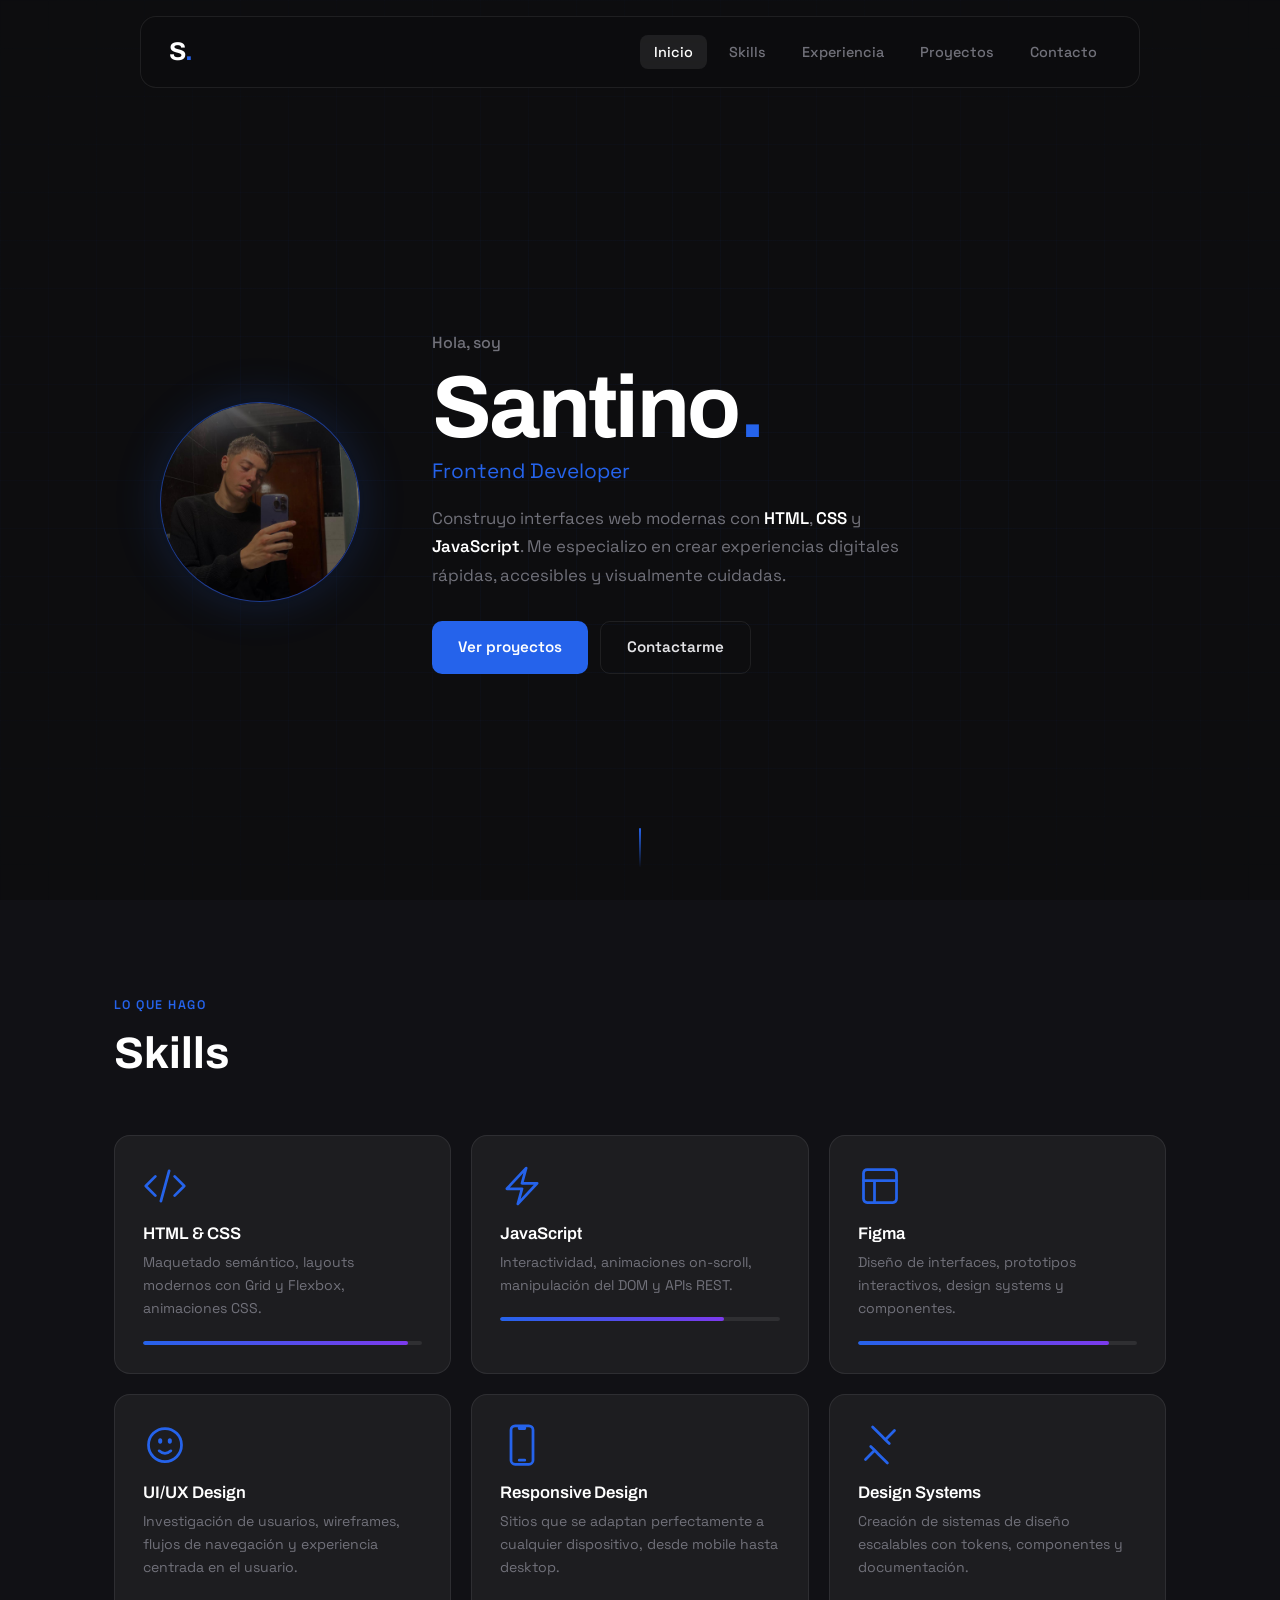
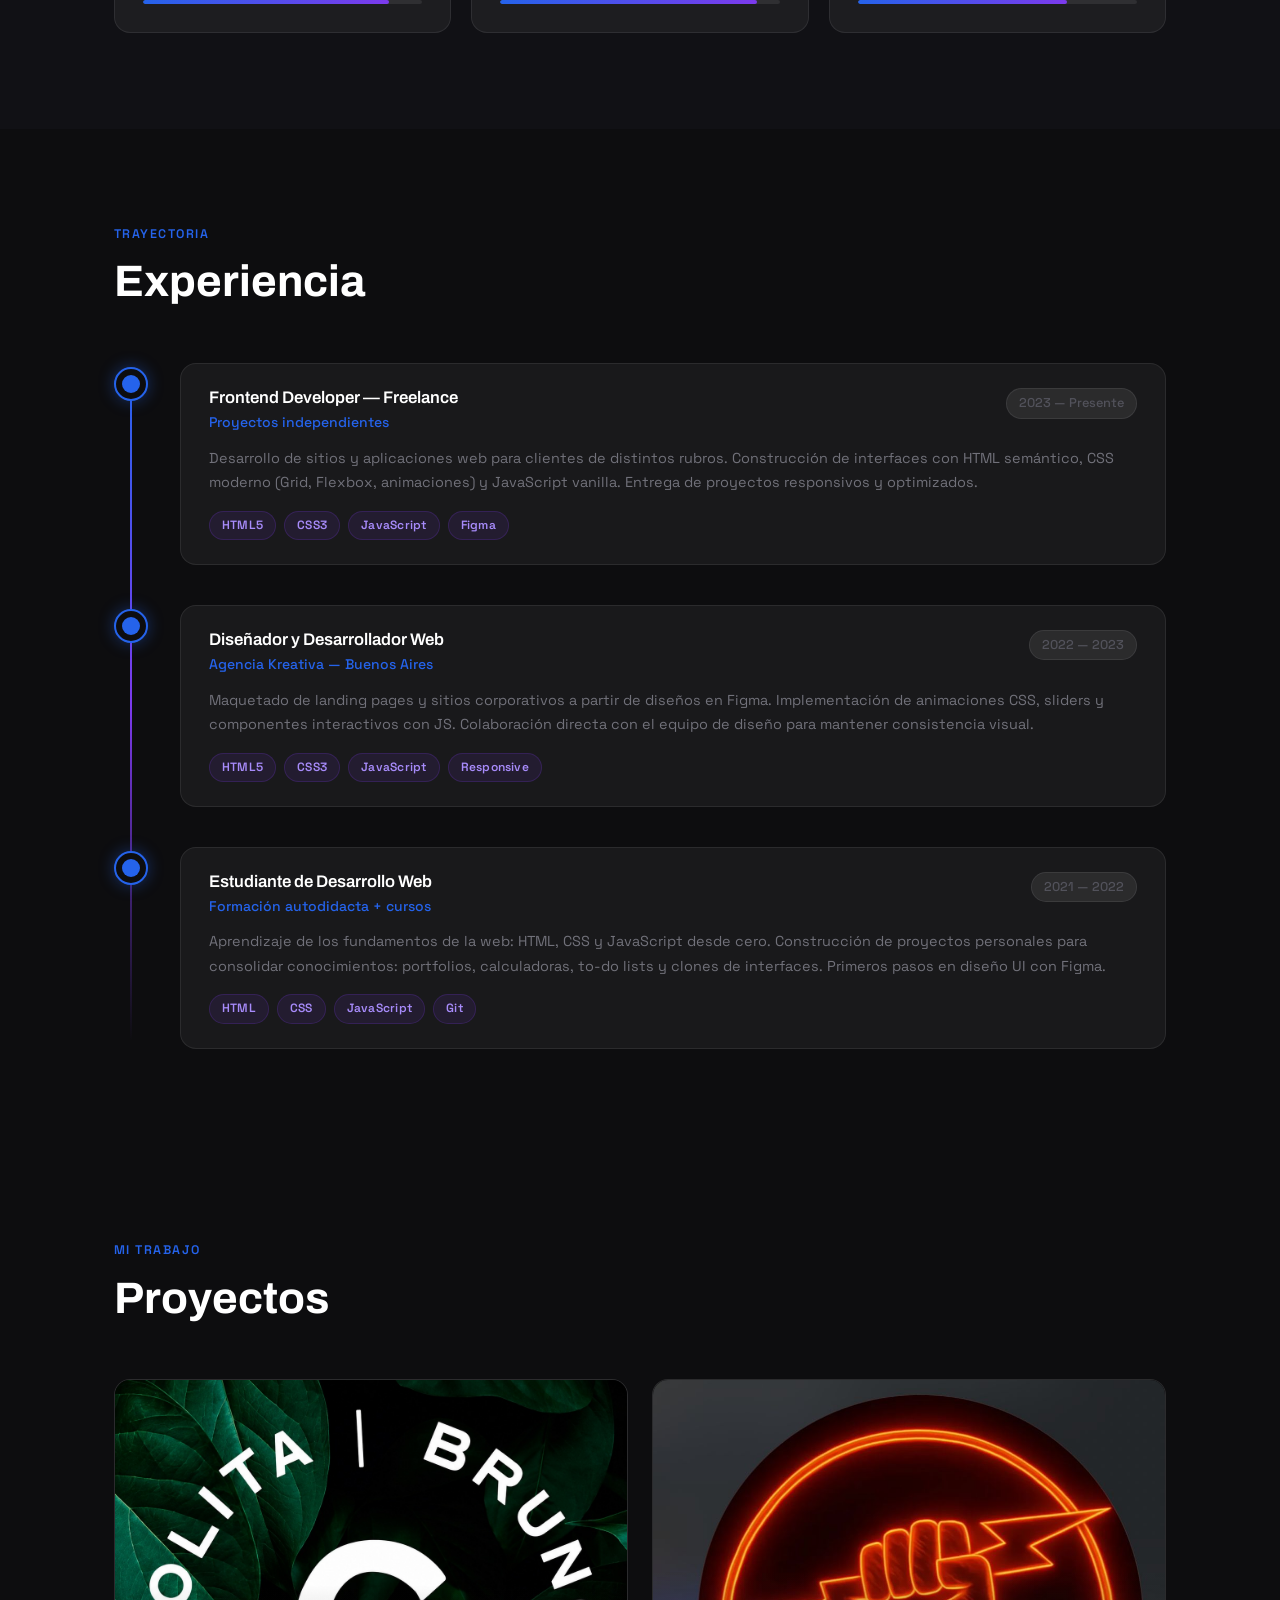
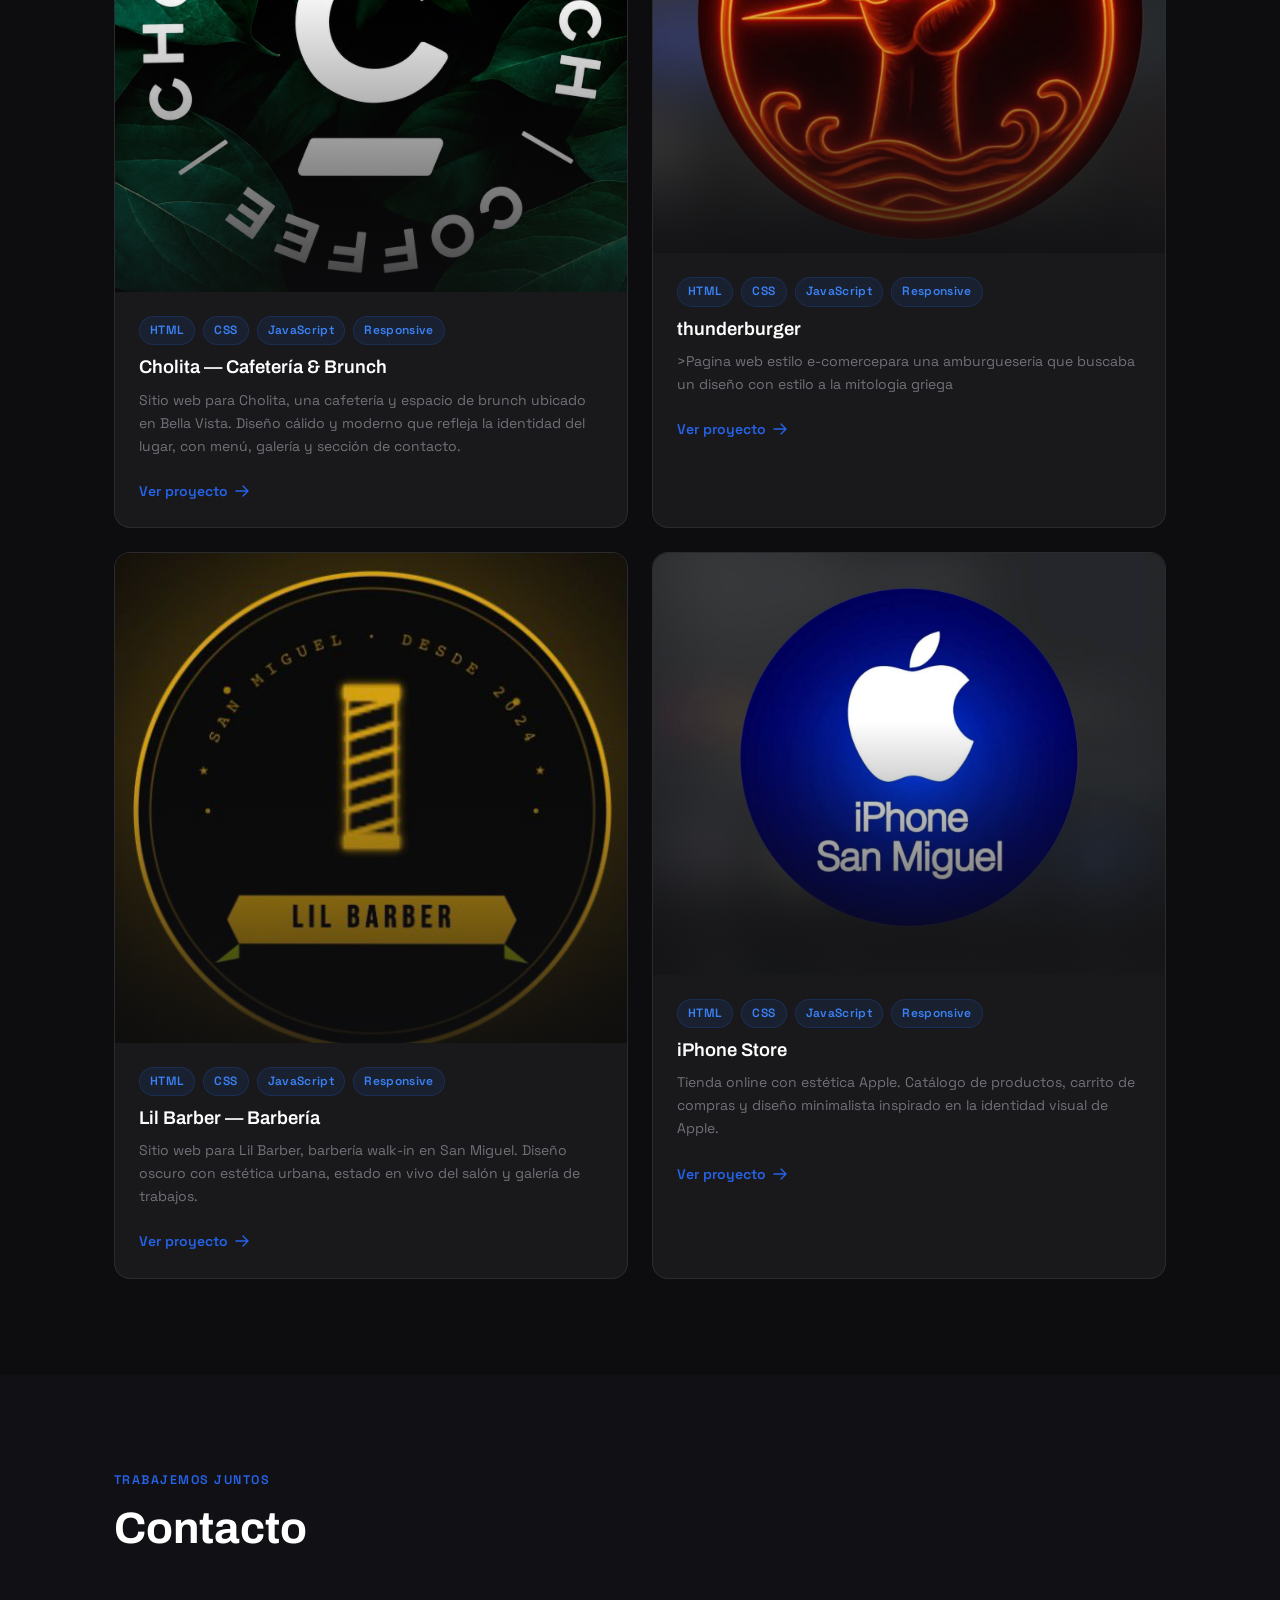
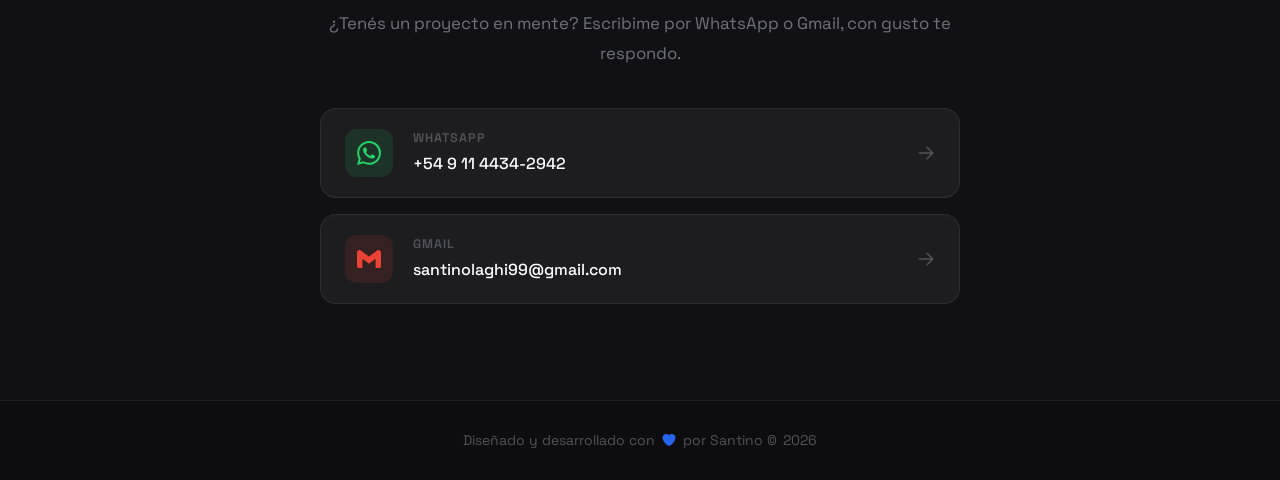
<file: index.html>
<!DOCTYPE html>
<html lang="es">
<head>
  <meta charset="UTF-8" />
  <meta name="viewport" content="width=device-width, initial-scale=1.0" />
  <title>Santino — Frontend Developer</title>
  <link rel="preconnect" href="https://fonts.googleapis.com" />
  <link rel="preconnect" href="https://fonts.gstatic.com" crossorigin />
  <link href="https://fonts.googleapis.com/css2?family=Archivo:wght@300;400;500;600;700&family=Space+Grotesk:wght@300;400;500;600;700&display=swap" rel="stylesheet" />
  <link rel="stylesheet" href="style.css" />
</head>
<body>

  <!-- NAV -->
  <nav class="nav" aria-label="Navegación principal">
    <div class="nav__logo">S<span>.</span></div>
    <ul class="nav__links">
      <li><a href="#hero">Inicio</a></li>
      <li><a href="#skills">Skills</a></li>
      <li><a href="#experiencia">Experiencia</a></li>
      <li><a href="#proyectos">Proyectos</a></li>
      <li><a href="#contacto">Contacto</a></li>
    </ul>
    <button class="nav__burger" aria-label="Abrir menú" aria-expanded="false">
      <span></span><span></span><span></span>
    </button>
  </nav>

  <!-- HERO -->
  <section id="hero" class="hero">
    <div class="hero__bg-grid" aria-hidden="true"></div>
    <div class="hero__content">
      <div class="hero__image-wrap fade-in">
        <div class="hero__avatar" aria-label="Foto de perfil de Santino">
          <img src="img/perfil.jpeg" alt="Foto de perfil de Santino" style="width:100%;height:100%;object-fit:cover;border-radius:50%;">
        </div>
      </div>
      <div class="hero__text fade-in fade-in--delay-1">
        <p class="hero__greeting">Hola, soy</p>
        <h1 class="hero__name">Santino<span class="hero__dot">.</span></h1>
        <h2 class="hero__role">Frontend Developer</h2>
        <p class="hero__description">
          Construyo interfaces web modernas con <strong>HTML</strong>, <strong>CSS</strong> y <strong>JavaScript</strong>.
          Me especializo en crear experiencias digitales rápidas, accesibles y visualmente cuidadas.
        </p>
        <div class="hero__actions">
          <a href="#proyectos" class="btn btn--primary">Ver proyectos</a>
          <a href="#contacto" class="btn btn--ghost">Contactarme</a>
        </div>
      </div>
    </div>
    <div class="hero__scroll-hint" aria-hidden="true">
      <span></span>
    </div>
  </section>

  <!-- SKILLS -->
  <section id="skills" class="skills section">
    <div class="container">
      <div class="section__header reveal">
        <p class="section__label">Lo que hago</p>
        <h2 class="section__title">Skills</h2>
      </div>
      <div class="skills__grid">

        <div class="skill-card reveal">
          <div class="skill-card__icon" aria-hidden="true">
            <svg viewBox="0 0 24 24" fill="none" stroke="currentColor" stroke-width="1.5">
              <path stroke-linecap="round" stroke-linejoin="round" d="M17.25 6.75 22.5 12l-5.25 5.25m-10.5 0L1.5 12l5.25-5.25m7.5-3-4.5 16.5"/>
            </svg>
          </div>
          <h3 class="skill-card__name">HTML &amp; CSS</h3>
          <p class="skill-card__desc">Maquetado semántico, layouts modernos con Grid y Flexbox, animaciones CSS.</p>
          <div class="skill-card__bar" role="progressbar" aria-valuenow="95" aria-valuemin="0" aria-valuemax="100" aria-label="Nivel HTML & CSS: 95%">
            <div class="skill-card__fill" style="--pct: 95%"></div>
          </div>
        </div>

        <div class="skill-card reveal">
          <div class="skill-card__icon" aria-hidden="true">
            <svg viewBox="0 0 24 24" fill="none" stroke="currentColor" stroke-width="1.5">
              <path stroke-linecap="round" stroke-linejoin="round" d="M3.75 13.5l10.5-11.25L12 10.5h8.25L9.75 21.75 12 13.5H3.75z"/>
            </svg>
          </div>
          <h3 class="skill-card__name">JavaScript</h3>
          <p class="skill-card__desc">Interactividad, animaciones on-scroll, manipulación del DOM y APIs REST.</p>
          <div class="skill-card__bar" role="progressbar" aria-valuenow="80" aria-valuemin="0" aria-valuemax="100" aria-label="Nivel JavaScript: 80%">
            <div class="skill-card__fill" style="--pct: 80%"></div>
          </div>
        </div>

        <div class="skill-card reveal">
          <div class="skill-card__icon" aria-hidden="true">
            <svg viewBox="0 0 24 24" fill="none" stroke="currentColor" stroke-width="1.5">
              <rect x="3" y="3" width="18" height="18" rx="2" stroke-linecap="round" stroke-linejoin="round"/>
              <path stroke-linecap="round" stroke-linejoin="round" d="M3 9h18M9 21V9"/>
            </svg>
          </div>
          <h3 class="skill-card__name">Figma</h3>
          <p class="skill-card__desc">Diseño de interfaces, prototipos interactivos, design systems y componentes.</p>
          <div class="skill-card__bar" role="progressbar" aria-valuenow="90" aria-valuemin="0" aria-valuemax="100" aria-label="Nivel Figma: 90%">
            <div class="skill-card__fill" style="--pct: 90%"></div>
          </div>
        </div>

        <div class="skill-card reveal">
          <div class="skill-card__icon" aria-hidden="true">
            <svg viewBox="0 0 24 24" fill="none" stroke="currentColor" stroke-width="1.5">
              <path stroke-linecap="round" stroke-linejoin="round" d="M15.182 15.182a4.5 4.5 0 0 1-6.364 0M21 12a9 9 0 1 1-18 0 9 9 0 0 1 18 0ZM9.75 9.75c0 .414-.168.75-.375.75S9 10.164 9 9.75 9.168 9 9.375 9s.375.336.375.75Zm-.375 0h.008v.015h-.008V9.75Zm5.625 0c0 .414-.168.75-.375.75s-.375-.336-.375-.75.168-.75.375-.75.375.336.375.75Zm-.375 0h.008v.015h-.008V9.75Z"/>
            </svg>
          </div>
          <h3 class="skill-card__name">UI/UX Design</h3>
          <p class="skill-card__desc">Investigación de usuarios, wireframes, flujos de navegación y experiencia centrada en el usuario.</p>
          <div class="skill-card__bar" role="progressbar" aria-valuenow="88" aria-valuemin="0" aria-valuemax="100" aria-label="Nivel UI/UX Design: 88%">
            <div class="skill-card__fill" style="--pct: 88%"></div>
          </div>
        </div>

        <div class="skill-card reveal">
          <div class="skill-card__icon" aria-hidden="true">
            <svg viewBox="0 0 24 24" fill="none" stroke="currentColor" stroke-width="1.5">
              <path stroke-linecap="round" stroke-linejoin="round" d="M10.5 1.5H8.25A2.25 2.25 0 0 0 6 3.75v16.5a2.25 2.25 0 0 0 2.25 2.25h7.5A2.25 2.25 0 0 0 18 20.25V3.75a2.25 2.25 0 0 0-2.25-2.25H13.5m-3 0V3h3V1.5m-3 0h3m-3 18.75h3"/>
            </svg>
          </div>
          <h3 class="skill-card__name">Responsive Design</h3>
          <p class="skill-card__desc">Sitios que se adaptan perfectamente a cualquier dispositivo, desde mobile hasta desktop.</p>
          <div class="skill-card__bar" role="progressbar" aria-valuenow="92" aria-valuemin="0" aria-valuemax="100" aria-label="Nivel Responsive Design: 92%">
            <div class="skill-card__fill" style="--pct: 92%"></div>
          </div>
        </div>

        <div class="skill-card reveal">
          <div class="skill-card__icon" aria-hidden="true">
            <svg viewBox="0 0 24 24" fill="none" stroke="currentColor" stroke-width="1.5">
              <path stroke-linecap="round" stroke-linejoin="round" d="m4.098 19.902 4.99-4.99m0 0 1.948 1.947m-1.948-1.947-2.14-2.14m4.088 4.087 4.99 4.99M19.902 4.098l-4.99 4.99m0 0-1.948-1.947m1.948 1.947 2.14 2.14m-4.088-4.087-4.99-4.99"/>
            </svg>
          </div>
          <h3 class="skill-card__name">Design Systems</h3>
          <p class="skill-card__desc">Creación de sistemas de diseño escalables con tokens, componentes y documentación.</p>
          <div class="skill-card__bar" role="progressbar" aria-valuenow="75" aria-valuemin="0" aria-valuemax="100" aria-label="Nivel Design Systems: 75%">
            <div class="skill-card__fill" style="--pct: 75%"></div>
          </div>
        </div>

      </div>
    </div>
  </section>

  <!-- EXPERIENCIA -->
  <section id="experiencia" class="experiencia section">
    <div class="container">
      <div class="section__header reveal">
        <p class="section__label">Trayectoria</p>
        <h2 class="section__title">Experiencia</h2>
      </div>
      <div class="timeline">

        <div class="timeline__item reveal">
          <div class="timeline__marker" aria-hidden="true"></div>
          <div class="timeline__card">
            <div class="timeline__head">
              <div>
                <h3 class="timeline__role">Frontend Developer — Freelance</h3>
                <p class="timeline__company">Proyectos independientes</p>
              </div>
              <span class="timeline__date">2023 — Presente</span>
            </div>
            <p class="timeline__desc">
              Desarrollo de sitios y aplicaciones web para clientes de distintos rubros.
              Construcción de interfaces con HTML semántico, CSS moderno (Grid, Flexbox, animaciones)
              y JavaScript vanilla. Entrega de proyectos responsivos y optimizados.
            </p>
            <div class="timeline__techs">
              <span class="tech-badge">HTML5</span>
              <span class="tech-badge">CSS3</span>
              <span class="tech-badge">JavaScript</span>
              <span class="tech-badge">Figma</span>
            </div>
          </div>
        </div>

        <div class="timeline__item reveal">
          <div class="timeline__marker" aria-hidden="true"></div>
          <div class="timeline__card">
            <div class="timeline__head">
              <div>
                <h3 class="timeline__role">Diseñador y Desarrollador Web</h3>
                <p class="timeline__company">Agencia Kreativa — Buenos Aires</p>
              </div>
              <span class="timeline__date">2022 — 2023</span>
            </div>
            <p class="timeline__desc">
              Maquetado de landing pages y sitios corporativos a partir de diseños en Figma.
              Implementación de animaciones CSS, sliders y componentes interactivos con JS.
              Colaboración directa con el equipo de diseño para mantener consistencia visual.
            </p>
            <div class="timeline__techs">
              <span class="tech-badge">HTML5</span>
              <span class="tech-badge">CSS3</span>
              <span class="tech-badge">JavaScript</span>
              <span class="tech-badge">Responsive</span>
            </div>
          </div>
        </div>

        <div class="timeline__item reveal">
          <div class="timeline__marker" aria-hidden="true"></div>
          <div class="timeline__card">
            <div class="timeline__head">
              <div>
                <h3 class="timeline__role">Estudiante de Desarrollo Web</h3>
                <p class="timeline__company">Formación autodidacta + cursos</p>
              </div>
              <span class="timeline__date">2021 — 2022</span>
            </div>
            <p class="timeline__desc">
              Aprendizaje de los fundamentos de la web: HTML, CSS y JavaScript desde cero.
              Construcción de proyectos personales para consolidar conocimientos: portfolios,
              calculadoras, to-do lists y clones de interfaces. Primeros pasos en diseño UI con Figma.
            </p>
            <div class="timeline__techs">
              <span class="tech-badge">HTML</span>
              <span class="tech-badge">CSS</span>
              <span class="tech-badge">JavaScript</span>
              <span class="tech-badge">Git</span>
            </div>
          </div>
        </div>

      </div>
    </div>
  </section>

  <!-- PROYECTOS -->
  <section id="proyectos" class="proyectos section">
    <div class="container">
      <div class="section__header reveal">
        <p class="section__label">Mi trabajo</p>
        <h2 class="section__title">Proyectos</h2>
      </div>
      <div class="projects__grid">

        <article class="project-card reveal">
          <div class="project-card__img-wrap project-card__img-wrap--screen">
            <img src="img/cholita.png" alt="Sitio web de Cholica, cafetería y brunch en Bella Vista" loading="lazy" />
            <div class="project-card__overlay" aria-hidden="true"></div>
          </div>
          <div class="project-card__body">
            <div class="project-card__tags">
              <span class="tag">HTML</span>
              <span class="tag">CSS</span>
              <span class="tag">JavaScript</span>
              <span class="tag">Responsive</span>
            </div>
            <h3 class="project-card__title">Cholita — Cafetería &amp; Brunch</h3>
            <p class="project-card__desc">Sitio web para Cholita, una cafetería y espacio de brunch ubicado en Bella Vista. Diseño cálido y moderno que refleja la identidad del lugar, con menú, galería y sección de contacto.</p>
            <a href="https://santilaghi.github.io/cholita/" class="project-card__link" aria-label="Ver proyecto Cholita">
              Ver proyecto
              <svg viewBox="0 0 24 24" fill="none" stroke="currentColor" stroke-width="2" aria-hidden="true">
                <path stroke-linecap="round" stroke-linejoin="round" d="M13.5 4.5 21 12m0 0-7.5 7.5M21 12H3"/>
              </svg>
            </a>
          </div>
        </article>

        <article class="project-card reveal">
          <div class="project-card__img-wrap project-card__img-wrap--screen">
            <img src="img/thunderburger.jpeg" alt="Dashboard de analytics para e-commerce" loading="lazy" />
            <div class="project-card__overlay" aria-hidden="true"></div>
          </div>
          <div class="project-card__body">
            <div class="project-card__tags">
              <span class="tag">HTML</span>
              <span class="tag">CSS</span>
              <span class="tag">JavaScript</span>
              <span class="tag">Responsive</span>
            </div>
            <h3 class="project-card__title">thunderburger</h3>
            <p class="project-card__desc">>Pagina web estilo e-comercepara una amburgueseria que buscaba un diseño con estilo a la mitologia griega</p>
            <a href="https://santilaghi.github.io/thunderburger.2/" class="project-card__link" aria-label="Ver proyecto ShopMetrics">
              Ver proyecto
              <svg viewBox="0 0 24 24" fill="none" stroke="currentColor" stroke-width="2" aria-hidden="true">
                <path stroke-linecap="round" stroke-linejoin="round" d="M13.5 4.5 21 12m0 0-7.5 7.5M21 12H3"/>
              </svg>
            </a>
          </div>
        </article>

        <article class="project-card reveal">
          <div class="project-card__img-wrap project-card__img-wrap--screen">
            <img src="img/lilbarber.jpeg" alt="Sitio web de Lil Barber, barbería en San Miguel" loading="lazy" />
            <div class="project-card__overlay" aria-hidden="true"></div>
          </div>
          <div class="project-card__body">
            <div class="project-card__tags">
              <span class="tag">HTML</span>
              <span class="tag">CSS</span>
              <span class="tag">JavaScript</span>
              <span class="tag">Responsive</span>
            </div>
            <h3 class="project-card__title">Lil Barber — Barbería</h3>
            <p class="project-card__desc">Sitio web para Lil Barber, barbería walk-in en San Miguel. Diseño oscuro con estética urbana, estado en vivo del salón y galería de trabajos.</p>
            <a href="https://santilaghi.github.io/lilbarber/" class="project-card__link" aria-label="Ver proyecto Lil Barber">
              Ver proyecto
              <svg viewBox="0 0 24 24" fill="none" stroke="currentColor" stroke-width="2" aria-hidden="true">
                <path stroke-linecap="round" stroke-linejoin="round" d="M13.5 4.5 21 12m0 0-7.5 7.5M21 12H3"/>
              </svg>
            </a>
          </div>
        </article>

        <article class="project-card reveal">
          <div class="project-card__img-wrap project-card__img-wrap--screen">
            <img src="img/iphonestore.jpeg" alt="Tienda online estilo Apple Store" loading="lazy" />
            <div class="project-card__overlay" aria-hidden="true"></div>
          </div>
          <div class="project-card__body">
            <div class="project-card__tags">
              <span class="tag">HTML</span>
              <span class="tag">CSS</span>
              <span class="tag">JavaScript</span>
              <span class="tag">Responsive</span>
            </div>
            <h3 class="project-card__title">iPhone Store</h3>
            <p class="project-card__desc">Tienda online con estética Apple. Catálogo de productos, carrito de compras y diseño minimalista inspirado en la identidad visual de Apple.</p>
            <a href="https://santilaghi.github.io/iphonestore/" class="project-card__link" target="_blank" aria-label="Ver proyecto iPhone Store">
              Ver proyecto
              <svg viewBox="0 0 24 24" fill="none" stroke="currentColor" stroke-width="2" aria-hidden="true">
                <path stroke-linecap="round" stroke-linejoin="round" d="M13.5 4.5 21 12m0 0-7.5 7.5M21 12H3"/>
              </svg>
            </a>
          </div>
        </article>

      </div>
    </div>
  </section>

  <!-- CONTACTO -->
  <section id="contacto" class="contacto section">
    <div class="container">
      <div class="section__header reveal">
        <p class="section__label">Trabajemos juntos</p>
        <h2 class="section__title">Contacto</h2>
      </div>
      <div class="contacto__wrapper contacto__wrapper--solo reveal">
        <p class="contacto__text">
          ¿Tenés un proyecto en mente? Escribime por WhatsApp o Gmail, con gusto te respondo.
        </p>
        <div class="contacto__cards">
          <a href="https://wa.me/5491144342942" class="contacto__card" target="_blank" rel="noopener noreferrer" aria-label="Contactar a Santino por WhatsApp">
            <div class="contacto__card-icon contacto__card-icon--wa" aria-hidden="true">
              <svg viewBox="0 0 24 24" fill="currentColor">
                <path d="M17.472 14.382c-.297-.149-1.758-.867-2.03-.967-.273-.099-.471-.148-.67.15-.197.297-.767.966-.94 1.164-.173.199-.347.223-.644.075-.297-.15-1.255-.463-2.39-1.475-.883-.788-1.48-1.761-1.653-2.059-.173-.297-.018-.458.13-.606.134-.133.298-.347.446-.52.149-.174.198-.298.298-.497.099-.198.05-.371-.025-.52-.075-.149-.669-1.612-.916-2.207-.242-.579-.487-.5-.669-.51-.173-.008-.371-.01-.57-.01-.198 0-.52.074-.792.372-.272.297-1.04 1.016-1.04 2.479 0 1.462 1.065 2.875 1.213 3.074.149.198 2.096 3.2 5.077 4.487.709.306 1.262.489 1.694.625.712.227 1.36.195 1.871.118.571-.085 1.758-.719 2.006-1.413.248-.694.248-1.289.173-1.413-.074-.124-.272-.198-.57-.347m-5.421 7.403h-.004a9.87 9.87 0 0 1-5.031-1.378l-.361-.214-3.741.982.998-3.648-.235-.374a9.86 9.86 0 0 1-1.51-5.26c.001-5.45 4.436-9.884 9.888-9.884 2.64 0 5.122 1.03 6.988 2.898a9.825 9.825 0 0 1 2.893 6.994c-.003 5.45-4.437 9.884-9.885 9.884m8.413-18.297A11.815 11.815 0 0 0 12.05 0C5.495 0 .16 5.335.157 11.892c0 2.096.547 4.142 1.588 5.945L.057 24l6.305-1.654a11.882 11.882 0 0 0 5.683 1.448h.005c6.554 0 11.89-5.335 11.893-11.893a11.821 11.821 0 0 0-3.48-8.413Z"/>
              </svg>
            </div>
            <div class="contacto__card-body">
              <span class="contacto__card-label">WhatsApp</span>
              <span class="contacto__card-value">+54 9 11 4434-2942</span>
            </div>
            <svg class="contacto__card-arrow" viewBox="0 0 24 24" fill="none" stroke="currentColor" stroke-width="2" aria-hidden="true">
              <path stroke-linecap="round" stroke-linejoin="round" d="M13.5 4.5 21 12m0 0-7.5 7.5M21 12H3"/>
            </svg>
          </a>

          <a href="mailto:santinolaghi99@gmail.com" class="contacto__card" aria-label="Contactar a Santino por Gmail">
            <div class="contacto__card-icon contacto__card-icon--gmail" aria-hidden="true">
              <svg viewBox="0 0 24 24" fill="currentColor">
                <path d="M24 5.457v13.909c0 .904-.732 1.636-1.636 1.636h-3.819V11.73L12 16.64l-6.545-4.91v9.273H1.636A1.636 1.636 0 0 1 0 19.366V5.457c0-2.023 2.309-3.178 3.927-1.964L5.455 4.64 12 9.548l6.545-4.91 1.528-1.145C21.69 2.28 24 3.434 24 5.457z"/>
              </svg>
            </div>
            <div class="contacto__card-body">
              <span class="contacto__card-label">Gmail</span>
              <span class="contacto__card-value">santinolaghi99@gmail.com</span>
            </div>
            <svg class="contacto__card-arrow" viewBox="0 0 24 24" fill="none" stroke="currentColor" stroke-width="2" aria-hidden="true">
              <path stroke-linecap="round" stroke-linejoin="round" d="M13.5 4.5 21 12m0 0-7.5 7.5M21 12H3"/>
            </svg>
          </a>
        </div>
      </div>
    </div>
  </section>

  <!-- FOOTER -->
  <footer class="footer">
    <div class="container">
      <p class="footer__text">
        Diseñado y desarrollado con
        <svg viewBox="0 0 24 24" fill="currentColor" aria-label="amor" class="footer__heart">
          <path d="M11.645 20.91l-.007-.003-.022-.012a15.247 15.247 0 01-.383-.218 25.18 25.18 0 01-4.244-3.17C4.688 15.36 2.25 12.174 2.25 8.25 2.25 5.322 4.714 3 7.688 3A5.5 5.5 0 0112 5.052 5.5 5.5 0 0116.313 3c2.973 0 5.437 2.322 5.437 5.25 0 3.925-2.438 7.111-4.739 9.256a25.175 25.175 0 01-4.244 3.17 15.247 15.247 0 01-.383.219l-.022.012-.007.004-.003.001a.752.752 0 01-.704 0l-.003-.001z"/>
        </svg>
        por Santino &copy; <span id="year"></span>
      </p>
    </div>
  </footer>

  <script src="script.js"></script>
</body>
</html>
</file>
<file: style.css>
/* =============================================
   VARIABLES & RESET
   ============================================= */
*, *::before, *::after { box-sizing: border-box; margin: 0; padding: 0; }

:root {
  --bg:        #0d0d0f;
  --bg-2:      #111115;
  --surface:   rgba(255,255,255,0.05);
  --surface-h: rgba(255,255,255,0.08);
  --border:    rgba(255,255,255,0.08);
  --border-h:  rgba(37,99,235,0.5);
  --primary:   #2563EB;
  --primary-h: #3B82F6;
  --accent:    #7C3AED;
  --text:      #e4e4e7;
  --text-muted:#71717a;
  --text-dim:  #52525b;
  --white:     #ffffff;
  --radius:    16px;
  --radius-sm: 10px;
  --nav-h:     72px;
  --transition: 200ms cubic-bezier(0.4, 0, 0.2, 1);
}

html { scroll-behavior: smooth; }

body {
  font-family: 'Space Grotesk', sans-serif;
  background: var(--bg);
  color: var(--text);
  line-height: 1.6;
  min-height: 100vh;
  overflow-x: hidden;
}

img { display: block; max-width: 100%; }
a { text-decoration: none; color: inherit; }
ul { list-style: none; }

/* =============================================
   TYPOGRAPHY
   ============================================= */
h1, h2, h3 { font-family: 'Archivo', sans-serif; line-height: 1.15; }

/* =============================================
   UTILITIES
   ============================================= */
.container {
  width: 100%;
  max-width: 1100px;
  margin-inline: auto;
  padding-inline: 24px;
}

.section { padding-block: 96px; }

.section__header { margin-bottom: 56px; }

.section__label {
  font-size: 0.78rem;
  font-weight: 600;
  letter-spacing: 0.12em;
  text-transform: uppercase;
  color: var(--primary);
  margin-bottom: 12px;
}

.section__title {
  font-size: clamp(2rem, 5vw, 2.75rem);
  font-weight: 700;
  color: var(--white);
}

/* =============================================
   ANIMATIONS
   ============================================= */
@media (prefers-reduced-motion: no-preference) {
  .fade-in {
    opacity: 0;
    transform: translateY(24px);
    animation: fadeUp 0.7s ease forwards;
  }
  .fade-in--delay-1 { animation-delay: 0.15s; }
  .fade-in--delay-2 { animation-delay: 0.3s; }

  .reveal {
    opacity: 0;
    transform: translateY(32px);
    transition: opacity 0.6s ease, transform 0.6s ease;
  }
  .reveal.is-visible {
    opacity: 1;
    transform: none;
  }

  @keyframes fadeUp {
    to { opacity: 1; transform: translateY(0); }
  }

  @keyframes scrollBounce {
    0%, 100% { transform: translateY(0); opacity: 1; }
    60%       { transform: translateY(8px); opacity: 0.4; }
  }
}

@media (prefers-reduced-motion: reduce) {
  .fade-in, .reveal { opacity: 1; transform: none; animation: none; }
}

/* =============================================
   BUTTONS
   ============================================= */
.btn {
  display: inline-flex;
  align-items: center;
  gap: 8px;
  padding: 13px 26px;
  border-radius: var(--radius-sm);
  font-family: 'Space Grotesk', sans-serif;
  font-size: 0.95rem;
  font-weight: 600;
  cursor: pointer;
  border: none;
  transition: background var(--transition), color var(--transition),
              box-shadow var(--transition), transform var(--transition);
}

.btn--primary {
  background: var(--primary);
  color: var(--white);
}
.btn--primary:hover, .btn--primary:focus-visible {
  background: var(--primary-h);
  box-shadow: 0 0 20px rgba(37,99,235,0.45);
  transform: translateY(-2px);
}

.btn--ghost {
  background: transparent;
  color: var(--text);
  border: 1px solid var(--border);
}
.btn--ghost:hover, .btn--ghost:focus-visible {
  border-color: var(--primary);
  color: var(--primary);
  background: rgba(37,99,235,0.07);
}

.btn--full { width: 100%; justify-content: center; }

.btn:focus-visible { outline: 2px solid var(--primary); outline-offset: 3px; }

/* =============================================
   NAV
   ============================================= */
.nav {
  position: fixed;
  top: 16px;
  left: 50%;
  transform: translateX(-50%);
  width: calc(100% - 48px);
  max-width: 1000px;
  height: var(--nav-h);
  display: flex;
  align-items: center;
  justify-content: space-between;
  padding-inline: 28px;
  background: rgba(13,13,15,0.7);
  backdrop-filter: blur(16px);
  -webkit-backdrop-filter: blur(16px);
  border: 1px solid var(--border);
  border-radius: var(--radius);
  z-index: 50;
  transition: background var(--transition), box-shadow var(--transition);
}

.nav.scrolled {
  background: rgba(13,13,15,0.92);
  box-shadow: 0 8px 32px rgba(0,0,0,0.4);
}

.nav__logo {
  font-family: 'Archivo', sans-serif;
  font-size: 1.6rem;
  font-weight: 700;
  color: var(--white);
  letter-spacing: -0.02em;
}
.nav__logo span { color: var(--primary); }

.nav__links {
  display: flex;
  gap: 8px;
  align-items: center;
}
.nav__links a {
  padding: 8px 14px;
  border-radius: 8px;
  font-size: 0.9rem;
  font-weight: 500;
  color: var(--text-muted);
  transition: color var(--transition), background var(--transition);
  cursor: pointer;
}
.nav__links a:hover,
.nav__links a.active {
  color: var(--white);
  background: var(--surface-h);
}
.nav__links a:focus-visible { outline: 2px solid var(--primary); border-radius: 6px; }

.nav__burger {
  display: none;
  flex-direction: column;
  gap: 5px;
  padding: 8px;
  background: none;
  border: none;
  cursor: pointer;
}
.nav__burger span {
  display: block;
  width: 22px;
  height: 2px;
  background: var(--text);
  border-radius: 2px;
  transition: transform var(--transition), opacity var(--transition);
}
.nav__burger[aria-expanded="true"] span:nth-child(1) { transform: rotate(45deg) translate(5px, 5px); }
.nav__burger[aria-expanded="true"] span:nth-child(2) { opacity: 0; }
.nav__burger[aria-expanded="true"] span:nth-child(3) { transform: rotate(-45deg) translate(5px, -5px); }
.nav__burger:focus-visible { outline: 2px solid var(--primary); border-radius: 4px; }

/* =============================================
   HERO
   ============================================= */
.hero {
  position: relative;
  min-height: 100svh;
  display: flex;
  align-items: center;
  justify-content: center;
  padding-top: calc(var(--nav-h) + 32px);
  padding-inline: 24px;
  overflow: hidden;
}

.hero__bg-grid {
  position: absolute;
  inset: 0;
  background-image:
    linear-gradient(rgba(37,99,235,0.04) 1px, transparent 1px),
    linear-gradient(90deg, rgba(37,99,235,0.04) 1px, transparent 1px);
  background-size: 48px 48px;
  mask-image: radial-gradient(ellipse 80% 70% at 50% 50%, black 30%, transparent 100%);
}

.hero__content {
  display: flex;
  align-items: center;
  gap: 72px;
  max-width: 960px;
  width: 100%;
}

/* Avatar */
.hero__image-wrap { flex-shrink: 0; }

.hero__avatar {
  width: 200px;
  height: 200px;
  border-radius: 50%;
  background: linear-gradient(135deg, rgba(37,99,235,0.15), rgba(124,58,237,0.15));
  border: 1px solid var(--border-h);
  display: flex;
  align-items: center;
  justify-content: center;
  box-shadow: 0 0 48px rgba(37,99,235,0.2), inset 0 0 24px rgba(37,99,235,0.05);
  overflow: hidden;
}
.hero__avatar svg { width: 70%; height: 70%; }

/* Text */
.hero__text { flex: 1; }

.hero__greeting {
  font-size: 1rem;
  font-weight: 500;
  color: var(--text-muted);
  margin-bottom: 8px;
}

.hero__name {
  font-size: clamp(3rem, 8vw, 5.5rem);
  font-weight: 700;
  color: var(--white);
  letter-spacing: -0.03em;
  line-height: 1;
  margin-bottom: 8px;
}
.hero__dot { color: var(--primary); }

.hero__role {
  font-family: 'Space Grotesk', sans-serif;
  font-size: clamp(1rem, 2.5vw, 1.3rem);
  font-weight: 400;
  color: var(--primary);
  margin-bottom: 20px;
}

.hero__description {
  font-size: 1.05rem;
  color: var(--text-muted);
  max-width: 480px;
  line-height: 1.7;
  margin-bottom: 32px;
}

.hero__description strong {
  color: var(--white);
  font-weight: 600;
}

.hero__actions { display: flex; gap: 12px; flex-wrap: wrap; }

/* Scroll hint */
.hero__scroll-hint {
  position: absolute;
  bottom: 32px;
  left: 50%;
  transform: translateX(-50%);
}
.hero__scroll-hint span {
  display: block;
  width: 2px;
  height: 40px;
  background: linear-gradient(to bottom, var(--primary), transparent);
  border-radius: 2px;
  animation: scrollBounce 1.8s ease infinite;
}

/* =============================================
   SKILLS
   ============================================= */
.skills { background: var(--bg-2); }

.skills__grid {
  display: grid;
  grid-template-columns: repeat(auto-fill, minmax(300px, 1fr));
  gap: 20px;
}

.skill-card {
  background: var(--surface);
  border: 1px solid var(--border);
  border-radius: var(--radius);
  padding: 28px;
  transition: background var(--transition), border-color var(--transition), transform var(--transition);
  cursor: default;
}
.skill-card:hover {
  background: var(--surface-h);
  border-color: var(--border-h);
  transform: translateY(-3px);
}

.skill-card__icon {
  width: 44px;
  height: 44px;
  color: var(--primary);
  margin-bottom: 16px;
}

.skill-card__name {
  font-size: 1.05rem;
  font-weight: 600;
  color: var(--white);
  margin-bottom: 8px;
}

.skill-card__desc {
  font-size: 0.88rem;
  color: var(--text-muted);
  line-height: 1.65;
  margin-bottom: 20px;
}

.skill-card__bar {
  height: 4px;
  background: var(--border);
  border-radius: 99px;
  overflow: hidden;
}
.skill-card__fill {
  height: 100%;
  width: 0;
  background: linear-gradient(90deg, var(--primary), var(--accent));
  border-radius: 99px;
  transition: width 1s cubic-bezier(0.4, 0, 0.2, 1) 0.3s;
}
.is-visible .skill-card__fill { width: var(--pct); }

/* =============================================
   EXPERIENCE TIMELINE
   ============================================= */
.experiencia { background: var(--bg); }

.timeline {
  position: relative;
  display: flex;
  flex-direction: column;
  gap: 0;
}

.timeline::before {
  content: '';
  position: absolute;
  left: 16px;
  top: 8px;
  bottom: 8px;
  width: 2px;
  background: linear-gradient(to bottom, var(--primary), var(--accent), transparent);
  border-radius: 2px;
}

.timeline__item {
  display: flex;
  gap: 32px;
  padding-bottom: 40px;
  position: relative;
}
.timeline__item:last-child { padding-bottom: 0; }

.timeline__marker {
  flex-shrink: 0;
  width: 34px;
  height: 34px;
  border-radius: 50%;
  background: var(--bg);
  border: 2px solid var(--primary);
  box-shadow: 0 0 16px rgba(37,99,235,0.4);
  position: relative;
  z-index: 1;
  margin-top: 4px;
}
.timeline__marker::after {
  content: '';
  position: absolute;
  inset: 6px;
  border-radius: 50%;
  background: var(--primary);
}

.timeline__card {
  flex: 1;
  background: var(--surface);
  border: 1px solid var(--border);
  border-radius: var(--radius);
  padding: 24px 28px;
  transition: border-color var(--transition), background var(--transition);
}
.timeline__card:hover {
  border-color: var(--border-h);
  background: var(--surface-h);
}

.timeline__head {
  display: flex;
  align-items: flex-start;
  justify-content: space-between;
  gap: 16px;
  margin-bottom: 12px;
  flex-wrap: wrap;
}

.timeline__role {
  font-size: 1.05rem;
  font-weight: 600;
  color: var(--white);
  margin-bottom: 4px;
}

.timeline__company {
  font-size: 0.875rem;
  color: var(--primary);
  font-weight: 500;
}

.timeline__date {
  font-size: 0.8rem;
  font-weight: 500;
  color: var(--text-dim);
  background: var(--surface-h);
  border: 1px solid var(--border);
  padding: 4px 12px;
  border-radius: 99px;
  white-space: nowrap;
  flex-shrink: 0;
}

.timeline__desc {
  font-size: 0.9rem;
  color: var(--text-muted);
  line-height: 1.7;
  margin-bottom: 16px;
}

.timeline__techs {
  display: flex;
  flex-wrap: wrap;
  gap: 8px;
}

.tech-badge {
  padding: 4px 12px;
  background: rgba(124,58,237,0.1);
  border: 1px solid rgba(124,58,237,0.2);
  color: #a78bfa;
  font-size: 0.75rem;
  font-weight: 600;
  border-radius: 99px;
  letter-spacing: 0.02em;
}

/* =============================================
   PROJECTS
   ============================================= */
.proyectos { background: var(--bg); }

.projects__grid {
  display: grid;
  grid-template-columns: repeat(auto-fill, minmax(480px, 1fr));
  gap: 24px;
}

.project-card {
  background: var(--surface);
  border: 1px solid var(--border);
  border-radius: var(--radius);
  overflow: hidden;
  transition: border-color var(--transition), transform var(--transition), box-shadow var(--transition);
  cursor: pointer;
}
.project-card:hover {
  border-color: var(--border-h);
  transform: translateY(-4px);
  box-shadow: 0 16px 40px rgba(0,0,0,0.4);
}

.project-card__img-wrap {
  position: relative;
  aspect-ratio: 16/9;
  overflow: hidden;
  background: #0a0a0c;
}
.project-card__img-wrap img {
  width: 100%;
  height: 100%;
  object-fit: cover;
  object-position: center top;
  transition: transform 0.5s ease;
}
.project-card:hover .project-card__img-wrap img { transform: scale(1.04); }

.project-card__img-wrap--screen {
  aspect-ratio: auto;
  height: auto;
}
.project-card__img-wrap--screen img {
  object-fit: fill;
  height: auto;
}

.project-card__overlay {
  position: absolute;
  inset: 0;
  background: linear-gradient(to bottom, transparent 40%, rgba(13,13,15,0.8) 100%);
}

.project-card__body { padding: 24px; }

.project-card__tags {
  display: flex;
  flex-wrap: wrap;
  gap: 8px;
  margin-bottom: 12px;
}

.tag {
  padding: 4px 10px;
  background: rgba(37,99,235,0.1);
  border: 1px solid rgba(37,99,235,0.2);
  color: var(--primary-h);
  font-size: 0.75rem;
  font-weight: 600;
  border-radius: 99px;
  letter-spacing: 0.03em;
}

.project-card__title {
  font-size: 1.15rem;
  font-weight: 600;
  color: var(--white);
  margin-bottom: 10px;
}

.project-card__desc {
  font-size: 0.875rem;
  color: var(--text-muted);
  line-height: 1.65;
  margin-bottom: 20px;
}

.project-card__link {
  display: inline-flex;
  align-items: center;
  gap: 6px;
  font-size: 0.875rem;
  font-weight: 600;
  color: var(--primary);
  transition: color var(--transition), gap var(--transition);
  cursor: pointer;
}
.project-card__link svg { width: 16px; height: 16px; transition: transform var(--transition); }
.project-card__link:hover { color: var(--primary-h); }
.project-card__link:hover svg { transform: translateX(4px); }
.project-card__link:focus-visible { outline: 2px solid var(--primary); border-radius: 4px; }

/* =============================================
   CONTACT
   ============================================= */
.contacto { background: var(--bg-2); }

.contacto__wrapper {
  max-width: 640px;
}

.contacto__wrapper--solo {
  margin-inline: auto;
  text-align: center;
}

.contacto__text {
  font-size: 1.05rem;
  color: var(--text-muted);
  line-height: 1.75;
  margin-bottom: 40px;
}

.contacto__cards {
  display: flex;
  flex-direction: column;
  gap: 16px;
}

.contacto__card {
  display: flex;
  align-items: center;
  gap: 20px;
  background: var(--surface);
  border: 1px solid var(--border);
  border-radius: var(--radius);
  padding: 20px 24px;
  cursor: pointer;
  transition: background var(--transition), border-color var(--transition), transform var(--transition), box-shadow var(--transition);
  text-align: left;
}
.contacto__card:hover {
  background: var(--surface-h);
  border-color: var(--border-h);
  transform: translateY(-2px);
  box-shadow: 0 8px 24px rgba(0,0,0,0.3);
}
.contacto__card:focus-visible { outline: 2px solid var(--primary); outline-offset: 3px; border-radius: var(--radius); }

.contacto__card-icon {
  width: 48px;
  height: 48px;
  border-radius: 12px;
  display: flex;
  align-items: center;
  justify-content: center;
  flex-shrink: 0;
}
.contacto__card-icon svg { width: 24px; height: 24px; }

.contacto__card-icon--wa {
  background: rgba(37,211,102,0.12);
  color: #25D366;
}
.contacto__card-icon--gmail {
  background: rgba(234,67,53,0.12);
  color: #EA4335;
}

.contacto__card-body {
  flex: 1;
  display: flex;
  flex-direction: column;
  gap: 2px;
}

.contacto__card-label {
  font-size: 0.78rem;
  font-weight: 600;
  letter-spacing: 0.08em;
  text-transform: uppercase;
  color: var(--text-dim);
}

.contacto__card-value {
  font-size: 1rem;
  font-weight: 500;
  color: var(--white);
}

.contacto__card-arrow {
  width: 18px;
  height: 18px;
  color: var(--text-dim);
  flex-shrink: 0;
  transition: transform var(--transition), color var(--transition);
}
.contacto__card:hover .contacto__card-arrow {
  transform: translateX(4px);
  color: var(--primary);
}

/* =============================================
   FOOTER
   ============================================= */
.footer {
  padding-block: 28px;
  border-top: 1px solid var(--border);
}
.footer__text {
  text-align: center;
  font-size: 0.875rem;
  color: var(--text-dim);
  display: flex;
  align-items: center;
  justify-content: center;
  gap: 6px;
}
.footer__heart {
  width: 16px;
  height: 16px;
  color: var(--primary);
  flex-shrink: 0;
}

/* =============================================
   RESPONSIVE
   ============================================= */
@media (max-width: 900px) {
  .projects__grid { grid-template-columns: 1fr; }
  .hero__content { flex-direction: column; text-align: center; gap: 40px; }
  .hero__description { max-width: 100%; }
  .hero__actions { justify-content: center; }
}

@media (max-width: 768px) {
  .timeline__head { flex-direction: column; gap: 8px; }
}

@media (max-width: 640px) {
  .nav__links { display: none; flex-direction: column; gap: 4px; }
  .nav__links.open {
    display: flex;
    position: absolute;
    top: calc(var(--nav-h) + 8px);
    left: 0;
    right: 0;
    background: rgba(13,13,15,0.97);
    backdrop-filter: blur(16px);
    border: 1px solid var(--border);
    border-radius: var(--radius);
    padding: 12px;
  }
  .nav__links.open a { padding: 12px 16px; border-radius: 8px; }
  .nav__burger { display: flex; }

  .hero__avatar { width: 140px; height: 140px; }
  .skills__grid { grid-template-columns: 1fr; }
  .section { padding-block: 64px; }
}
</file>
